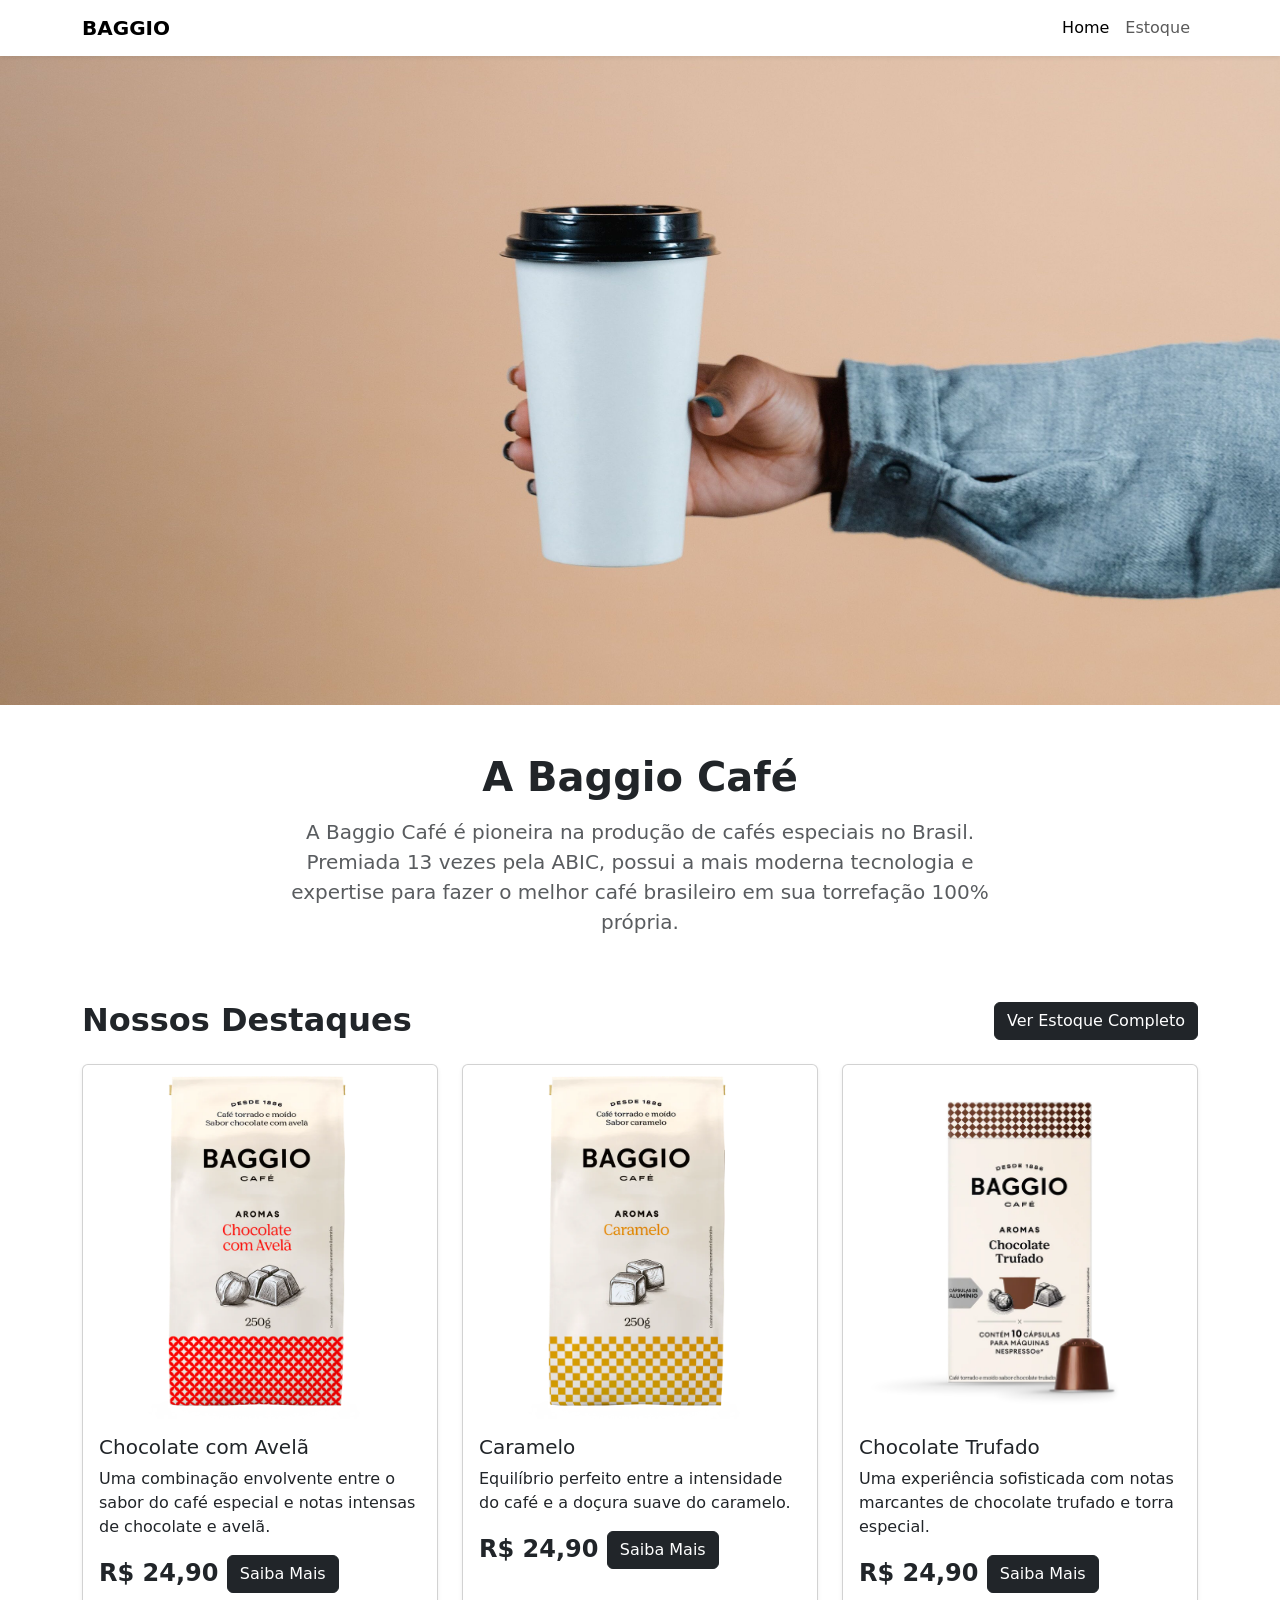
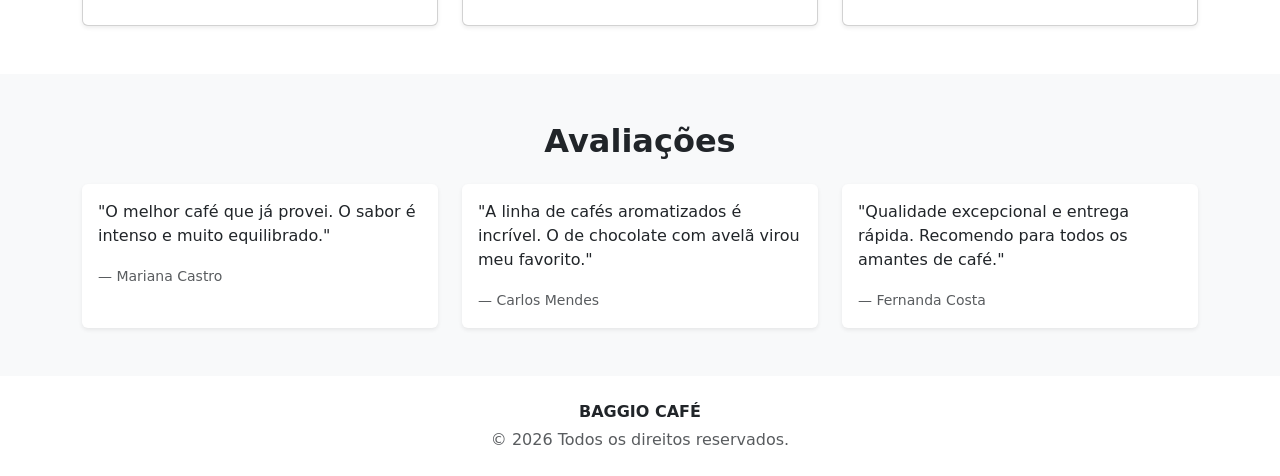
<file: index.html>
<!DOCTYPE html>
<html lang="pt-BR">

<head>
    <meta charset="UTF-8">
    <meta name="viewport" content="width=device-width, initial-scale=1.0">
    <title>Baggio Café - Home</title>
    <link rel="icon" href="img/page_icon.png">
    <link href="css/styles.css" rel="stylesheet">

    <link href="https://cdn.jsdelivr.net/npm/bootstrap@5.3.8/dist/css/bootstrap.min.css"
            rel="stylesheet">

    <link rel="preconnect" href="https://fonts.googleapis.com">
    <link rel="preconnect" href="https://fonts.gstatic.com" crossorigin>

    <link href="https://fonts.googleapis.com/css2?family=Nunito+Sans:wght@200;400;600;700&display=swap"
            rel="stylesheet">
</head>

<body>

    <nav class="navbar navbar-expand-lg shadow-sm">
        <div class="container">
            <a class="navbar-brand fw-bold" href="index.html">
                BAGGIO
            </a>

            <button class="navbar-toggler"
                    type="button"
                    data-bs-toggle="collapse"
                    data-bs-target="#navbarNav">
                <span class="navbar-toggler-icon"></span>
            </button>

            <div class="collapse navbar-collapse" id="navbarNav">
                <ul class="navbar-nav ms-auto">

                    <li class="nav-item">
                        <a class="nav-link active"
                            aria-current="page"
                            href="index.html">
                            Home
                        </a>
                    </li>

                    <li class="nav-item">
                        <a class="nav-link"
                            href="estoque.html">
                            Estoque
                        </a>
                    </li>

                </ul>
            </div>
        </div>
    </nav>

    <section class="hero">
        <img src="img/banner.jpg"
            class="img-fluid w-100"
            alt="Banner principal Baggio Café">
    </section>

    <section class="py-5 text-center">
        <div class="container">

            <h1 class="fw-bold mb-3">
                A Baggio Café
            </h1>

            <p class="lead text-muted mx-auto"
                style="max-width: 700px;">
                A Baggio Café é pioneira na produção de cafés especiais no Brasil.
                Premiada 13 vezes pela ABIC, possui a mais moderna tecnologia e
                expertise para fazer o melhor café brasileiro em sua torrefação 100% própria.
            </p>

        </div>
    </section>

    <section class="pb-5">
        <div class="container">

            <div class="d-flex justify-content-between align-items-center mb-4">
                <h2 class="fw-bold mb-0">
                    Nossos Destaques
                </h2>

                <a href="estoque.html"
                    class="btn btn-dark">
                    Ver Estoque Completo
                </a>
            </div>

            <div class="row g-4">

                <div class="col-md-6 col-lg-4">
                    <div class="card h-100 shadow-sm">

                        <img src="img/baggio_cafe_2.webp"
                            class="card-img-top"
                            alt="Café sabor Chocolate com Avelã">

                        <div class="card-body d-flex flex-column">

                            <h5 class="card-title">
                                Chocolate com Avelã
                            </h5>

                            <p class="card-text">
                                Uma combinação envolvente entre
                                o sabor do café especial e notas
                                intensas de chocolate e avelã.
                            </p>

                            <p class="fs-4 fw-bold mb-3">
                            R$ 24,90
                            </span>

                            <a href="estoque.html"
                                class="btn btn-dark mt-auto">
                                Saiba Mais
                            </a>

                        </div>

                    </div>
                </div>

                <div class="col-md-6 col-lg-4">
                    <div class="card h-100 shadow-sm">

                        <img src="img/baggio_cafe_1.webp"
                            class="card-img-top"
                            alt="Café sabor Caramelo">

                        <div class="card-body d-flex flex-column">

                            <h5 class="card-title">
                                Caramelo
                            </h5>

                            <p class="card-text">
                                Equilíbrio perfeito entre a
                                intensidade do café e a doçura
                                suave do caramelo.
                            </p>

                            <p class="fs-4 fw-bold mb-3">
                            R$ 24,90
                            </span>

                            <a href="estoque.html"
                                class="btn btn-dark mt-auto">
                                Saiba Mais
                            </a>

                        </div>

                    </div>
                </div>

                <div class="col-md-6 col-lg-4">
                    <div class="card h-100 shadow-sm">

                        <img src="img/baggio_cafe_4.webp"
                            class="card-img-top"
                            alt="Café sabor Chocolate Trufado">

                        <div class="card-body d-flex flex-column">

                            <h5 class="card-title">
                                Chocolate Trufado
                            </h5>

                            <p class="card-text">
                                Uma experiência sofisticada com
                                notas marcantes de chocolate
                                trufado e torra especial.
                            </p>

                            <p class="fs-4 fw-bold mb-3">
                            R$ 24,90
                            </span>

                            <a href="estoque.html"
                                class="btn btn-dark mt-auto">
                                Saiba Mais
                            </a>

                        </div>

                    </div>
                </div>

            </div>

        </div>
    </section>

    <section class="py-5 bg-light">
        <div class="container">

            <div class="text-center mb-4">
                <h2 class="fw-bold">
                    Avaliações
                </h2>

            </div>

            <div class="row g-4">

                <div class="col-md-4">
                    <div class="card h-100 shadow-sm border-0">
                        <div class="card-body">

                            <p class="card-text">
                                "O melhor café que já provei. O sabor é intenso e muito equilibrado."
                            </p>

                            <small class="text-muted">
                                — Mariana Castro
                            </small>

                        </div>
                    </div>
                </div>

                <div class="col-md-4">
                    <div class="card h-100 shadow-sm border-0">
                        <div class="card-body">

                            <p class="card-text">
                                "A linha de cafés aromatizados é incrível. O de chocolate com avelã virou meu favorito."
                            </p>

                            <small class="text-muted">
                                — Carlos Mendes
                            </small>

                        </div>
                    </div>
                </div>

                <div class="col-md-4">
                    <div class="card h-100 shadow-sm border-0">
                        <div class="card-body">

                            <p class="card-text">
                                "Qualidade excepcional e entrega rápida. Recomendo para todos os amantes de café."
                            </p>

                            <small class="text-muted">
                                — Fernanda Costa
                            </small>

                        </div>
                    </div>
                </div>

            </div>

        </div>
    </section>

    <footer class="py-4">
        <div class="container text-center">

            <p class="mb-1 fw-semibold">
                BAGGIO CAFÉ
            </p>

            <p class="mb-0 text-muted">
                © 2026 Todos os direitos reservados.
            </p>

        </div>
    </footer>

    <script src="https://cdn.jsdelivr.net/npm/bootstrap@5.3.8/dist/js/bootstrap.bundle.min.js"></script>

</body>

</html>
</file>
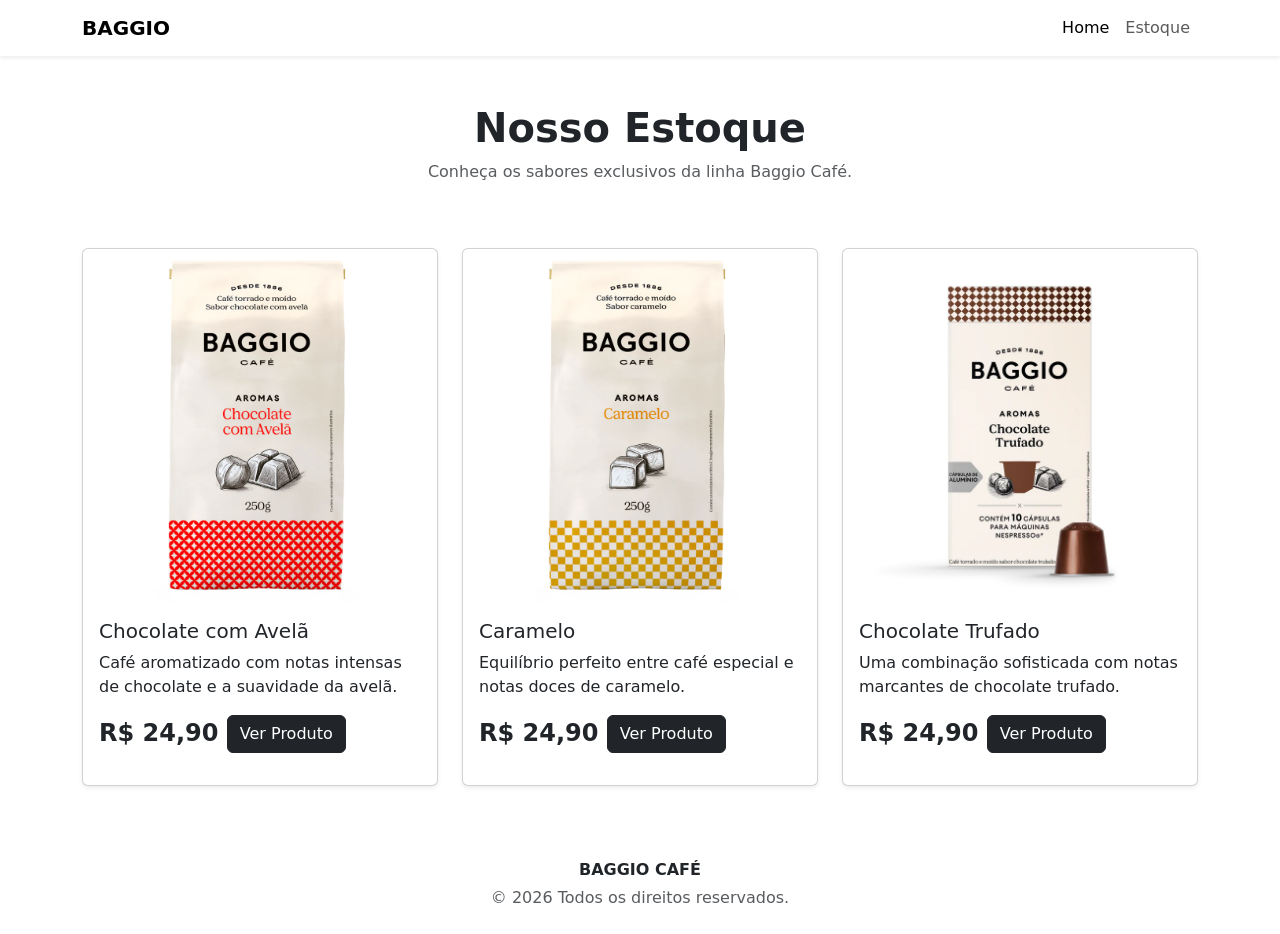
<file: estoque.html>
<!DOCTYPE html>
<html lang="pt-BR">

<head>
    <meta charset="UTF-8">
    <meta name="viewport" content="width=device-width, initial-scale=1.0">
    <title>Baggio Café - Estoque</title>
    <link rel="icon" href="img/page_icon.png">
    <link href="css/styles.css" rel="stylesheet">

    <link href="https://cdn.jsdelivr.net/npm/bootstrap@5.3.8/dist/css/bootstrap.min.css"
            rel="stylesheet">

    <link rel="preconnect" href="https://fonts.googleapis.com">
    <link rel="preconnect" href="https://fonts.gstatic.com" crossorigin>
    <link href="https://fonts.googleapis.com/css2?family=Nunito+Sans:wght@200;400;600;700&display=swap"
            rel="stylesheet">
</head>

<body>

    <nav class="navbar navbar-expand-lg shadow-sm">
        <div class="container">
            <a class="navbar-brand fw-bold" href="index.html">
                BAGGIO
            </a>

            <button class="navbar-toggler"
                    type="button"
                    data-bs-toggle="collapse"
                    data-bs-target="#navbarNav">
                <span class="navbar-toggler-icon"></span>
            </button>

            <div class="collapse navbar-collapse" id="navbarNav">
                <ul class="navbar-nav ms-auto">

                    <li class="nav-item">
                        <a class="nav-link active"
                            aria-current="page"
                            href="index.html">
                            Home
                        </a>
                    </li>

                    <li class="nav-item">
                        <a class="nav-link"
                            href="estoque.html">
                            Estoque
                        </a>
                    </li>

                </ul>
            </div>
        </div>
    </nav>


    <section class="py-5 text-center">
        <div class="container">
            <h1 class="fw-bold">Nosso Estoque</h1>
            <p class="text-muted">
                Conheça os sabores exclusivos da linha Baggio Café.
            </p>
        </div>
    </section>

    <section class="pb-5">
        <div class="container">

            <div class="row g-4">

                <div class="col-md-6 col-lg-4">
                    <div class="card h-100 shadow-sm">
                        <img src="img/baggio_cafe_2.webp"
                            class="card-img-top"
                            alt="Café sabor Chocolate com Avelã">

                        <div class="card-body d-flex flex-column">
                            <h5 class="card-title">
                                Chocolate com Avelã
                            </h5>

                            <p class="card-text">
                                Café aromatizado com notas intensas de chocolate
                                e a suavidade da avelã.
                            </p>

                            <p class="fs-4 fw-bold mb-3">
                            R$ 24,90
                            </span>

                            <a href="#" class="btn btn-dark mt-auto">
                                Ver Produto
                            </a>
                        </div>
                    </div>
                </div>

                <div class="col-md-6 col-lg-4">
                    <div class="card h-100 shadow-sm">
                        <img src="img/baggio_cafe_1.webp"
                            class="card-img-top"
                            alt="Café sabor Caramelo">

                        <div class="card-body d-flex flex-column">
                            <h5 class="card-title">
                                Caramelo
                            </h5>

                            <p class="card-text">
                                Equilíbrio perfeito entre café especial e notas
                                doces de caramelo.
                            </p>

                            <p class="fs-4 fw-bold mb-3">
                            R$ 24,90
                            </span>

                            <a href="#" class="btn btn-dark mt-auto">
                                Ver Produto
                            </a>
                        </div>
                    </div>
                </div>

                <div class="col-md-6 col-lg-4">
                    <div class="card h-100 shadow-sm">
                        <img src="img/baggio_cafe_4.webp"
                            class="card-img-top"
                            alt="Café sabor Chocolate Trufado">

                        <div class="card-body d-flex flex-column">
                            <h5 class="card-title">
                                Chocolate Trufado
                            </h5>

                            <p class="card-text">
                                Uma combinação sofisticada com notas marcantes
                                de chocolate trufado.
                            </p>

                            <p class="fs-4 fw-bold mb-3">
                            R$ 24,90
                            </span>

                            <a href="#" class="btn btn-dark mt-auto">
                                Ver Produto
                            </a>
                        </div>
                    </div>
                </div>

            </div>

        </div>
    </section>

    <footer class="py-4">
        <div class="container text-center">

            <p class="mb-1 fw-semibold">
                BAGGIO CAFÉ
            </p>

            <p class="mb-0 text-muted">
                © 2026 Todos os direitos reservados.
            </p>

        </div>
    </footer>

    <script src="https://cdn.jsdelivr.net/npm/bootstrap@5.3.8/dist/js/bootstrap.bundle.min.js"></script>

</body>

</html>
</file>
<file: css/styles.css>
body {
    font-family: "Nunito Sans", sans-serif;
    background-color: #dee2e6;
}
.card {
    border: none;
    transition: 0.3s;
}

.btn-dark {
    background-color: #212529;
    border: none;
}

.btn-dark:hover {
    background-color: #2b3035;
}
</file>
